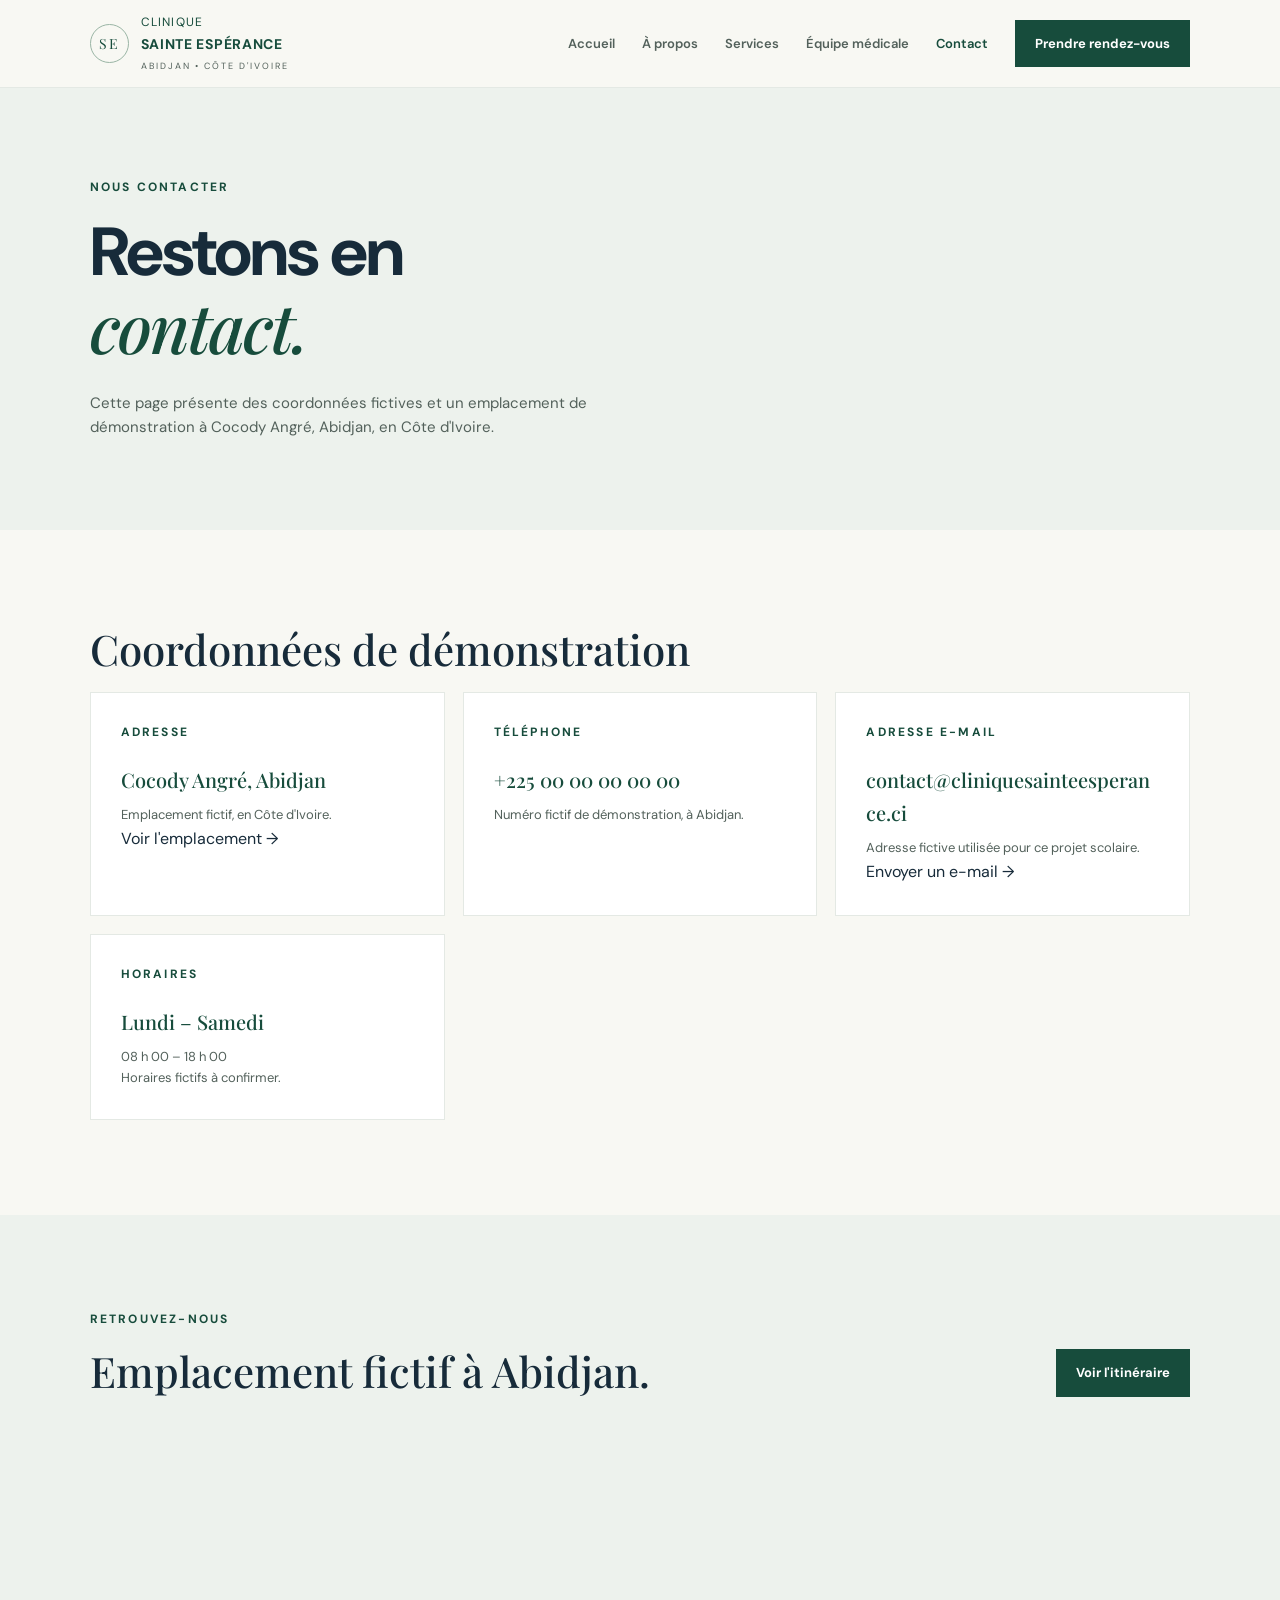
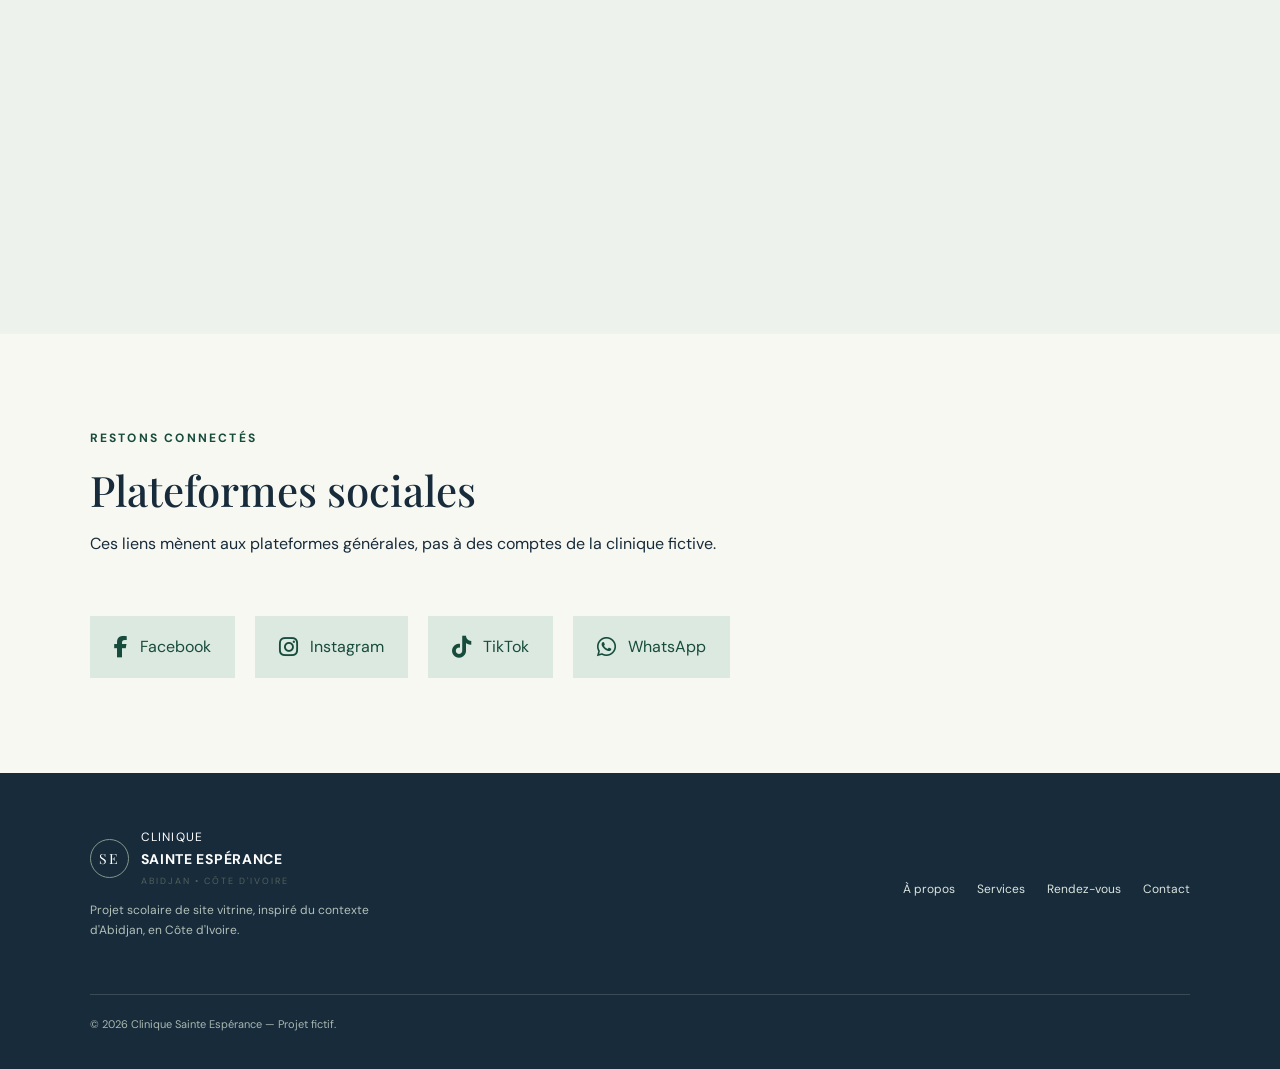
<file: contact.html>
<!DOCTYPE html>
<html lang="fr">

<head>
    <meta charset="UTF-8">
    <meta name="viewport" content="width=device-width, initial-scale=1.0">

    <meta name="description" content="Coordonnées fictives de la Clinique Sainte Espérance, un projet scolaire inspiré du contexte d'Abidjan, en Côte d'Ivoire.">

    <title>Contact fictif | Clinique Sainte Espérance, Abidjan</title>

    <link rel="icon" type="image/svg+xml" href="assets/favicon.svg">
    <link rel="preconnect" href="https://fonts.googleapis.com">
    <link rel="preconnect" href="https://fonts.gstatic.com" crossorigin>

    <link href="https://fonts.googleapis.com/css2?family=DM+Sans:wght@400;500;600;700&family=Playfair+Display:ital,wght@0,500;0,600;1,500;1,600&display=swap" rel="stylesheet">

    <link rel="stylesheet" href="css/style.css">
    <script src="js/script.js" defer></script>

    <link rel="stylesheet" href="https://cdnjs.cloudflare.com/ajax/libs/font-awesome/6.5.2/css/all.min.css">
</head>

<body>

    <header class="site-header">

        <a class="brand" href="index.html">
            <span class="brand-mark">SE</span>

            <span>
                CLINIQUE
                <strong>SAINTE ESPÉRANCE</strong>
                <small>ABIDJAN • CÔTE D'IVOIRE</small>
            </span>
        </a>

        <button class="menu-toggle" type="button" aria-label="Ouvrir le menu" aria-expanded="false">
            ☰
        </button>

        <nav class="main-nav">
            <a href="index.html">Accueil</a>
            <a href="apropos.html">À propos</a>
            <a href="services.html">Services</a>
            <a href="equipe.html">Équipe médicale</a>
            <a href="contact.html" aria-current="page">Contact</a>

            <a class="btn btn-primary nav-cta" href="rendez-vous.html">
                Prendre rendez-vous
            </a>
        </nav>

    </header>

    <main>

        <section class="page-hero">

            <span class="eyebrow">NOUS CONTACTER</span>

            <h1>
                Restons en
                <br>
                <em>contact.</em>
            </h1>

            <p>
                Cette page présente des coordonnées fictives et un emplacement
                de démonstration à Cocody Angré, Abidjan, en Côte d'Ivoire.
            </p>

        </section>

        <section class="section contact-grid">

            <div class="section-heading">
                <h2>Coordonnées de démonstration</h2>
            </div>

            <div class="contact-card">

                <span class="eyebrow">ADRESSE</span>

                <h3>Cocody Angré, Abidjan</h3>

                <p>
                    Emplacement fictif, en Côte d'Ivoire.
                </p>

                <a href="https://www.google.com/maps/search/?api=1&query=Cocody+Angre+Abidjan+Cote+d%27Ivoire" target="_blank" rel="noopener noreferrer">
                    Voir l'emplacement →
                </a>

            </div>

            <div class="contact-card">

                <span class="eyebrow">TÉLÉPHONE</span>

                <h3>+225 00 00 00 00 00</h3>

                <p>
                    Numéro fictif de démonstration, à Abidjan.
                </p>

            </div>

            <div class="contact-card">

                <span class="eyebrow">ADRESSE E-MAIL</span>

                <h3>contact@cliniquesainteesperance.ci</h3>

                <p>
                    Adresse fictive utilisée pour ce projet scolaire.
                </p>

                <a href="mailto:contact@cliniquesainteesperance.ci">
                    Envoyer un e-mail →
                </a>

            </div>

            <div class="contact-card">

                <span class="eyebrow">HORAIRES</span>

                <h3>Lundi – Samedi</h3>

                <p>
                    08 h 00 – 18 h 00
                    <br>
                    Horaires fictifs à confirmer.
                </p>

            </div>

        </section>

        <section class="section soft">

            <div class="section-heading">

                <div>
                    <span class="eyebrow">RETROUVEZ-NOUS</span>
                    <h2>Emplacement fictif à Abidjan.</h2>
                </div>

                <a class="btn btn-primary" href="https://www.google.com/maps/dir/?api=1&destination=Cocody+Angre+Abidjan+Cote+d%27Ivoire" target="_blank" rel="noopener noreferrer">
                    Voir l'itinéraire
                </a>

            </div>

            <div class="map-container">

                <iframe
                    src="https://maps.google.com/maps?q=Cocody%20Angr%C3%A9%2C%20Abidjan%2C%20C%C3%B4te%20d'Ivoire&t=&z=14&ie=UTF8&iwloc=&output=embed"
                    width="100%"
                    height="400"
                    style="border:0;"
                    loading="lazy"
                    referrerpolicy="no-referrer-when-downgrade"
                    title="Emplacement fictif de la Clinique Sainte Espérance à Cocody Angré">
                </iframe>

            </div>

        </section>

        <section class="section">

            <div class="section-heading">

                <div>
                    <span class="eyebrow">RESTONS CONNECTÉS</span>
                    <h2>Plateformes sociales</h2>
                    <p>Ces liens mènent aux plateformes générales, pas à des comptes de la clinique fictive.</p>
                </div>

            </div>

            <div class="social-links">

                <a href="https://www.facebook.com/" target="_blank" rel="noopener noreferrer" aria-label="Facebook">
                    <i class="fa-brands fa-facebook-f"></i>
                    <span>Facebook</span>
                </a>

                <a href="https://www.instagram.com/" target="_blank" rel="noopener noreferrer" aria-label="Instagram">
                    <i class="fa-brands fa-instagram"></i>
                    <span>Instagram</span>
                </a>

                <a href="https://www.tiktok.com/" target="_blank" rel="noopener noreferrer" aria-label="TikTok">
                    <i class="fa-brands fa-tiktok"></i>
                    <span>TikTok</span>
                </a>

                <a href="https://www.whatsapp.com/" target="_blank" rel="noopener noreferrer" aria-label="WhatsApp">
                    <i class="fa-brands fa-whatsapp"></i>
                    <span>WhatsApp</span>
                </a>

            </div>

        </section>

    </main>

    <footer class="site-footer">

        <div>

            <a class="brand brand-footer" href="index.html">
                <span class="brand-mark">SE</span>

                <span>
                    CLINIQUE
                    <strong>SAINTE ESPÉRANCE</strong>
                    <small>ABIDJAN • CÔTE D'IVOIRE</small>
                </span>
            </a>

            <p>
                Projet scolaire de site vitrine, inspiré du contexte
                d'Abidjan, en Côte d'Ivoire.
            </p>

        </div>

        <div class="footer-links">
            <a href="apropos.html">À propos</a>
            <a href="services.html">Services</a>
            <a href="rendez-vous.html">Rendez-vous</a>
            <a href="contact.html">Contact</a>
        </div>

        <p class="copyright">
            © 2026 Clinique Sainte Espérance — Projet fictif.
        </p>

    </footer>

</body>
</html>
</file>
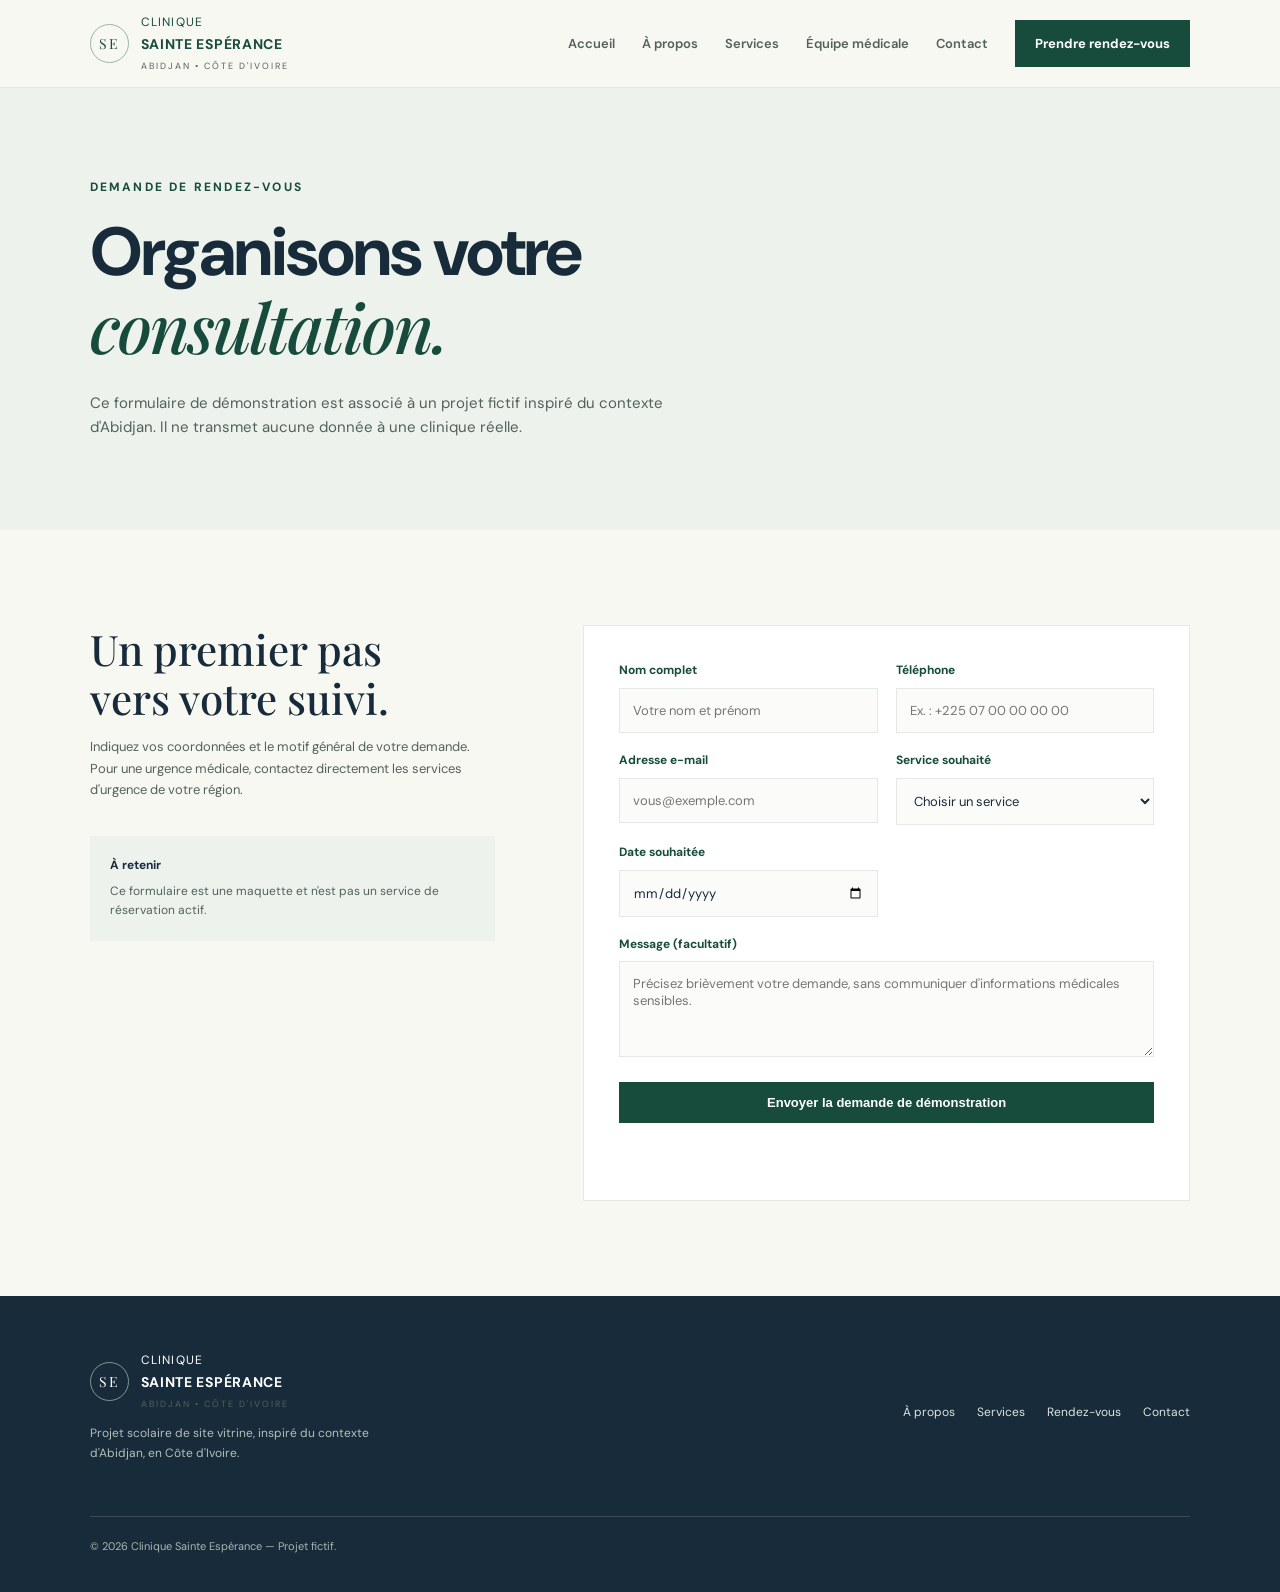
<file: rendez-vous.html>
<!DOCTYPE html>
<html lang="fr">

<head>
    <meta charset="UTF-8">
    <meta name="viewport" content="width=device-width, initial-scale=1.0">

    <meta name="description" content="Découvrez le formulaire fictif de demande de rendez-vous de la Clinique Sainte Espérance, un projet inspiré du contexte d'Abidjan.">

    <title>Rendez-vous fictif | Clinique Sainte Espérance, Abidjan</title>

    <link rel="icon" type="image/svg+xml" href="assets/favicon.svg">
    <link rel="preconnect" href="https://fonts.googleapis.com">
    <link rel="preconnect" href="https://fonts.gstatic.com" crossorigin>

    <link href="https://fonts.googleapis.com/css2?family=DM+Sans:wght@400;500;600;700&family=Playfair+Display:ital,wght@0,500;0,600;1,500;1,600&display=swap" rel="stylesheet">

    <link rel="stylesheet" href="css/style.css">
    <script src="js/script.js" defer></script>
</head>

<body>

    <header class="site-header">

        <a class="brand" href="index.html">
            <span class="brand-mark">SE</span>

            <span>
                CLINIQUE
                <strong>SAINTE ESPÉRANCE</strong>
                <small>ABIDJAN • CÔTE D'IVOIRE</small>
            </span>
        </a>

        <button class="menu-toggle" type="button" aria-label="Ouvrir le menu" aria-expanded="false">
            ☰
        </button>

        <nav class="main-nav">
            <a href="index.html">Accueil</a>
            <a href="apropos.html">À propos</a>
            <a href="services.html">Services</a>
            <a href="equipe.html">Équipe médicale</a>
            <a href="contact.html">Contact</a>

            <a class="btn btn-primary nav-cta" href="rendez-vous.html" aria-current="page">
                Prendre rendez-vous
            </a>
        </nav>

    </header>

    <main>

        <section class="page-hero">

            <span class="eyebrow">DEMANDE DE RENDEZ-VOUS</span>

            <h1>
                Organisons votre
                <br>
                <em>consultation.</em>
            </h1>

            <p>
                Ce formulaire de démonstration est associé à un projet fictif
                inspiré du contexte d'Abidjan. Il ne transmet aucune donnée
                à une clinique réelle.
            </p>

        </section>

        <section class="form-layout section">

            <div class="form-aside">

                <h2>
                    Un premier pas
                    <br>
                    vers votre suivi.
                </h2>

                <p>
                    Indiquez vos coordonnées et le motif général
                    de votre demande. Pour une urgence médicale,
                    contactez directement les services d'urgence
                    de votre région.
                </p>

                <div class="contact-mini">

                    <strong>À retenir</strong>

                    <span>
                        Ce formulaire est une maquette et n'est pas
                        un service de réservation actif.
                    </span>

                </div>

            </div>

            <form id="appointment-form" class="appointment-form" method="post">

                <label>
                    Nom complet
                    <input
                        name="name"
                        type="text"
                        placeholder="Votre nom et prénom"
                        required
                    >
                </label>

                <label>
                    Téléphone
                    <input
                        name="phone"
                        type="tel"
                        placeholder="Ex. : +225 07 00 00 00 00"
                        required
                    >
                </label>

                <label>
                    Adresse e-mail
                    <input
                        name="email"
                        type="email"
                        placeholder="vous@exemple.com"
                    >
                </label>

                <label>
                    Service souhaité

                    <select name="service" required>
                        <option value="">Choisir un service</option>
                        <option value="Médecine générale">Médecine générale</option>
                        <option value="Pédiatrie">Pédiatrie</option>
                        <option value="Maternité">Maternité</option>
                        <option value="Gynécologie">Gynécologie</option>
                        <option value="Laboratoire">Laboratoire</option>
                        <option value="Soins infirmiers">Soins infirmiers</option>
                    </select>
                </label>

                <label>
                    Date souhaitée
                    <input
                        name="date"
                        type="date"
                        required
                    >
                </label>

                <label>
                    Message (facultatif)
                    <textarea
                        name="message"
                        rows="4"
                        placeholder="Précisez brièvement votre demande, sans communiquer d'informations médicales sensibles."
                    ></textarea>
                </label>

                <button class="btn btn-primary" type="submit" disabled>
                    Envoyer la demande de démonstration
                </button>

                <p id="form-message" class="form-message" role="status"></p>

            </form>

        </section>

    </main>

    <footer class="site-footer">

        <div>

            <a class="brand brand-footer" href="index.html">
                <span class="brand-mark">SE</span>

                <span>
                    CLINIQUE
                    <strong>SAINTE ESPÉRANCE</strong>
                    <small>ABIDJAN • CÔTE D'IVOIRE</small>
                </span>
            </a>

            <p>
                Projet scolaire de site vitrine, inspiré du contexte
                d'Abidjan, en Côte d'Ivoire.
            </p>

        </div>

        <div class="footer-links">
            <a href="apropos.html">À propos</a>
            <a href="services.html">Services</a>
            <a href="rendez-vous.html">Rendez-vous</a>
            <a href="contact.html">Contact</a>
        </div>

        <p class="copyright">
            © 2026 Clinique Sainte Espérance — Projet fictif.
        </p>

    </footer>

</body>
</html>
</file>
<file: css/style.css>
:root {
    --green: #174c3c;
    --green2: #dce9e1;
    --navy: #172b3a;
    --cream: #f8f8f3;
    --white: #fff;
    --text: #53615b;
    --line: #e4e9e4;
    --serif: 'Playfair Display', Georgia, serif;
    --sans: 'DM Sans', Arial, sans-serif;
}

* {
    box-sizing: border-box;
}

html {
    scroll-behavior: smooth;
}

body {
    margin: 0;
    background: var(--cream);
    color: var(--navy);
    font-family: var(--sans);
    line-height: 1.65;
}

a {
    color: inherit;
    text-decoration: none;
}

:focus-visible {
    outline: 2px solid var(--cream);
    outline-offset: 2px;
    box-shadow: 0 0 0 4px var(--green);
}

.site-header {
    height: 88px;
    padding: 0 7%;
    display: flex;
    align-items: center;
    justify-content: space-between;
    background: var(--cream);
    border-bottom: 1px solid var(--line);
    position: relative;
    z-index: 10;
}

.brand {
    display: flex;
    align-items: center;
    gap: 12px;
    font-size: 12px;
    letter-spacing: 1.2px;
    color: var(--green);
}

.brand strong {
    display: block;
    font-size: 14px;
    letter-spacing: 0.7px;
}

.brand small {
    display: block;
    font-size: 9px;
    letter-spacing: 2px;
    color: var(--text);
    margin-top: 3px;
}

.brand-mark {
    width: 39px;
    height: 39px;
    border: 1px solid #9ab5a5;
    border-radius: 50%;
    display: grid;
    place-items: center;
    font-family: var(--serif);
    font-size: 14px;
    color: var(--green);
}

.main-nav {
    display: flex;
    align-items: center;
    gap: 27px;
    font-size: 13px;
    font-weight: 600;
}

.main-nav > a:not(.btn) {
    color: var(--text);
}

.main-nav > a:not(.btn)[aria-current="page"] {
    color: var(--green);
}

.btn {
    display: inline-flex;
    align-items: center;
    justify-content: center;
    padding: 13px 20px;
    font-size: 13px;
    font-weight: 700;
    border: 0;
    cursor: pointer;
    transition: 0.2s;
}

.btn-primary {
    background: var(--green);
    color: rgb(255, 255, 255);
}

.btn-primary:hover {
    background: var(--navy);
    transform: translateY(-2px);
}

.btn-light {
    background: var(--cream);
    color: var(--green);
}

.menu-toggle {
    display: none;
    background: none;
    border: 0;
    min-width: 44px;
    min-height: 44px;
    font-size: 25px;
    color: var(--green);
    cursor: pointer;
}

.hero {
    min-height: 590px;
    padding: 70px 7%;
    display: grid;
    grid-template-columns: 1fr 1.03fr;
    gap: 6%;
    align-items: center;
}

.hero-copy {
    max-width: 520px;
}

.eyebrow {
    display: block;
    color: var(--green);
    font-size: 12px;
    font-weight: 700;
    letter-spacing: 2.2px;
    margin-bottom: 18px;
}

.hero h1,
.page-hero h1 {
    font-size: clamp(48px, 6vw, 76px);
    line-height: 1.08;
    letter-spacing: -2px;
    margin: 0 0 22px;
    color: var(--navy);
}

h1 em,
h2 em {
    font-family: var(--serif);
    font-weight: 500;
    color: var(--green);
}

.hero-copy > p,
.page-hero > p {
    max-width: 490px;
    color: var(--text);
    font-size: 15px;
}

.actions {
    display: flex;
    align-items: center;
    gap: 24px;
    margin-top: 30px;
}

.text-link {
    font-size: 13px;
    font-weight: 700;
    color: var(--green);
}

.hero-note {
    margin-top: 50px;
    color: var(--text);
    font-size: 12px;
}

.status-dot {
    display: inline-block;
    width: 7px;
    height: 7px;
    border-radius: 50%;
    background: #76a78b;
    margin-right: 9px;
}

.hero-image {
    height: 455px;
    position: relative;
    overflow: hidden;
    background-color: var(--green2);
}

.hero-image::after {
    content: "";
    position: absolute;
    inset: 0;
    background: linear-gradient(0deg, rgba(15, 43, 33, 0.24), transparent 55%);
    pointer-events: none;
}

.hero-photo {
    position: absolute;
    inset: 0;
    width: 100%;
    height: 100%;
    object-fit: contain;
    background-color: var(--green2);
}

.image-caption {
    position: absolute;
    bottom: 22px;
    left: 22px;
    z-index: 1;
    background: white;
    padding: 15px 20px;
    font-size: 12px;
    color: var(--text);
}

.image-caption strong {
    color: var(--green);
    font-family: var(--serif);
    font-size: 18px;
}

.trust-strip {
    padding: 25px 7%;
    background: #edf2ed;
    display: grid;
    grid-template-columns: repeat(3, 1fr);
    gap: 20px;
}

.trust-strip div {
    padding-left: 20px;
    border-left: 1px solid #cbd8ce;
}

.trust-strip strong,
.trust-strip span {
    display: block;
}

.trust-strip strong {
    font-size: 13px;
    color: var(--green);
}

.trust-strip span {
    font-size: 12px;
    color: var(--text);
    margin-top: 3px;
}

.section {
    padding: 95px 7%;
}

.section-heading {
    display: flex;
    justify-content: space-between;
    align-items: end;
    gap: 40px;
    margin-bottom: 42px;
}

.section-heading h2,
.split-section h2,
.form-aside h2 {
    font-family: var(--serif);
    font-size: 42px;
    line-height: 1.17;
    font-weight: 500;
    margin: 0;
    color: var(--navy);
}

.section-heading > p {
    max-width: 400px;
    color: var(--text);
    font-size: 13px;
}

.feature-grid {
    display: grid;
    grid-template-columns: repeat(3, 1fr);
    gap: 18px;
}

.feature-card,
.service-card,
.contact-card {
    background: white;
    padding: 30px;
    border: 1px solid var(--line);
}

.feature-image {
    display: block;
    width: 100%;
    height: 160px;
    margin-bottom: 20px;
    object-fit: contain;
    background-color: var(--green2);
}

.number {
    font-family: var(--serif);
    font-size: 25px;
    color: var(--green);
}

.feature-card h3,
.service-card h3,
.team-info h3,
.contact-card h3 {
    font-family: var(--serif);
    font-size: 22px;
    font-weight: 500;
    margin: 20px 0 8px;
    color: var(--green);
}

.feature-card p,
.service-card p,
.contact-card p {
    font-size: 13px;
    color: var(--text);
    margin: 0;
}

.cta-band {
    padding: 55px 7%;
    background: var(--green);
    color: white;
    display: flex;
    justify-content: space-between;
    align-items: center;
}

.cta-band .eyebrow {
    color: #b8d0c0;
}

.cta-band h2 {
    font: 500 38px/1.2 var(--serif);
    margin: 0;
}

.page-hero {
    padding: 90px 7% 75px;
    background: #edf2ed;
}

.page-hero h1 {
    font-size: clamp(46px, 6vw, 68px);
}

.page-hero > p {
    max-width: 600px;
}

.split-section {
    padding: 85px 7%;
    display: grid;
    grid-template-columns: 1fr 1fr;
    gap: 8%;
    align-items: center;
}

.editorial-image {
    display: block;
    width: 100%;
    height: 420px;
    object-fit: contain;
    background-color: var(--green2);
}

.split-section p {
    font-size: 13px;
    color: var(--text);
    max-width: 500px;
}

.split-section .btn {
    margin-top: 18px;
}

.soft {
    background: #edf2ed;
}

.service-grid {
    display: grid;
    grid-template-columns: repeat(3, 1fr);
    gap: 16px;
}

.service-card {
    min-height: 220px;
}

.service-image {
    width: 100%;
    height: 220px;
    object-fit: contain;
    background-color: var(--green2);
    display: block;
}

.service-index {
    font-size: 10px;
    letter-spacing: 1.7px;
    color: var(--green);
    font-weight: 700;
}

.service-card h3 {
    margin-top: 35px;
}

.notice {
    font-size: 12px;
    color: var(--text);
    margin-top: 25px;
    padding: 14px 18px;
    background: #edf2ed;
    border-left: 3px solid #8aa995;
}

.team-grid {
    display: grid;
    grid-template-columns: repeat(3, 1fr);
    gap: 20px;
}

.team-card {
    background: white;
    border: 1px solid var(--line);
}

.team-photo {
    width: 100%;
    height: 270px;
    object-fit: contain;
    background-color: var(--green2);
    display: block;
}

.team-info {
    padding: 22px;
}

.team-info h3 {
    margin: 10px 0 0;
}

.team-info p {
    font-size: 13px;
    color: var(--text);
    margin: 3px 0;
}

.form-layout {
    display: grid;
    grid-template-columns: 0.8fr 1.2fr;
    gap: 8%;
    align-items: start;
}

.form-aside p {
    font-size: 13px;
    color: var(--text);
}

.contact-mini {
    margin-top: 35px;
    padding: 20px;
    background: #edf2ed;
    font-size: 12px;
}

.contact-mini strong,
.contact-mini span {
    display: block;
}

.contact-mini span {
    color: var(--text);
    margin-top: 6px;
}

.appointment-form {
    background: white;
    padding: 35px;
    border: 1px solid var(--line);
    display: grid;
    grid-template-columns: 1fr 1fr;
    gap: 18px;
}

.appointment-form label {
    font-size: 12px;
    font-weight: 700;
    color: var(--green);
}

.appointment-form input,
.appointment-form select,
.appointment-form textarea {
    width: 100%;
    margin-top: 7px;
    padding: 13px;
    border: 1px solid var(--line);
    background: #fbfcfa;
    font: 13px var(--sans);
    color: var(--navy);
}

.appointment-form label:nth-last-of-type(1) {
    grid-column: 1 / -1;
}

.appointment-form button,
.form-message {
    grid-column: 1 / -1;
}

.form-message {
    font-size: 12px;
    color: var(--green);
}

.contact-grid {
    display: grid;
    grid-template-columns: repeat(3, 1fr);
    gap: 18px;
}

.contact-grid .section-heading {
    grid-column: 1 / -1;
    margin-bottom: 0;
}

.contact-card h3 {
    font-size: 20px;
    overflow-wrap: anywhere;
}

.map-placeholder {
    height: 260px;
    background: #dfe9e1;
    display: flex;
    flex-direction: column;
    align-items: center;
    justify-content: center;
    color: var(--green);
    font-family: var(--serif);
    font-size: 25px;
}

.map-placeholder small {
    font: 11px var(--sans);
    color: #718077;
    margin-top: 8px;
}

.map-container {
    width: 100%;
    overflow: hidden;
}

.map-container iframe {
    display: block;
    width: 100%;
    border: 0;
}

.social-links {
    display: flex;
    flex-wrap: wrap;
    gap: 20px;
}

.social-links a {
    display: flex;
    align-items: center;
    gap: 12px;
    padding: 18px 24px;
    color: var(--green);
    background: var(--green2);
    transition: 0.3s;
}

.social-links a:hover {
    background: var(--green);
    color: white;
}

.social-links i {
    font-size: 22px;
}

.site-footer {
    padding: 55px 7% 25px;
    background: var(--navy);
    color: #dbe4df;
    display: grid;
    grid-template-columns: 1fr 1fr;
    gap: 30px;
}

.brand-footer {
    color: white;
}

.brand-footer .brand-mark {
    color: white;
    border-color: #82978b;
}

.site-footer > div > p {
    font-size: 12px;
    color: #b3c0b9;
    max-width: 320px;
}

.footer-links {
    display: flex;
    justify-content: flex-end;
    gap: 22px;
    align-items: center;
    font-size: 12px;
}

.copyright {
    grid-column: 1 / -1;
    border-top: 1px solid #3a4b56;
    padding-top: 20px;
    color: #aab8b0;
    font-size: 11px;
}

@media (max-width: 900px) {
    .site-header {
        padding: 0 5%;
    }

    .main-nav {
        gap: 13px;
        font-size: 11px;
    }

    .hero {
        padding: 55px 5%;
        gap: 4%;
    }

    .section,
    .split-section {
        padding: 70px 5%;
    }

    .page-hero {
        padding: 70px 5%;
    }

    .hero-image {
        height: 390px;
    }
}

@media (max-width: 700px) {
    .site-header {
        height: 74px;
    }

    .menu-toggle {
        display: block;
    }

    .main-nav {
        display: none;
        position: absolute;
        top: 74px;
        left: 0;
        right: 0;
        background: var(--cream);
        padding: 20px 6%;
        flex-direction: column;
        align-items: stretch;
        border-bottom: 1px solid var(--line);
    }

    .main-nav.open {
        display: flex;
    }

    .main-nav a {
        padding: 8px;
    }

    .nav-cta {
        text-align: center;
    }

    .hero {
        grid-template-columns: 1fr;
        padding: 55px 6%;
        gap: 30px;
    }

    .hero h1 {
        font-size: 53px;
    }

    .hero-image {
        height: 330px;
    }

    .feature-image {
        height: auto;
    }

    .trust-strip {
        grid-template-columns: 1fr;
        padding: 22px 6%;
        gap: 14px;
    }

    .trust-strip div {
        padding: 0 0 0 14px;
    }

    .section,
    .split-section {
        padding: 60px 6%;
    }

    .section-heading {
        display: block;
    }

    .section-heading h2,
    .split-section h2,
    .form-aside h2 {
        font-size: 35px;
    }

    .feature-grid,
    .service-grid,
    .team-grid,
    .contact-grid {
        grid-template-columns: 1fr;
    }

    .feature-card {
        padding: 25px;
    }

    .cta-band {
        padding: 40px 6%;
        display: block;
    }

    .cta-band h2 {
        font-size: 32px;
    }

    .cta-band .btn {
        margin-top: 25px;
    }

    .page-hero {
        padding: 60px 6%;
    }

    .page-hero h1 {
        font-size: 48px;
    }

    .split-section {
        grid-template-columns: 1fr;
        gap: 30px;
    }

    .editorial-image {
        height: 300px;
    }

    .form-layout {
        grid-template-columns: 1fr;
        gap: 30px;
    }

    .appointment-form {
        padding: 22px;
        grid-template-columns: 1fr;
    }

    .appointment-form label:nth-last-of-type(1) {
        grid-column: auto;
    }

    .appointment-form button,
    .form-message {
        grid-column: auto;
    }

    .site-footer {
        grid-template-columns: 1fr;
        padding: 45px 6%;
    }

    .footer-links {
        justify-content: flex-start;
        flex-wrap: wrap;
    }

    .copyright {
        grid-column: auto;
    }
}
</file>
